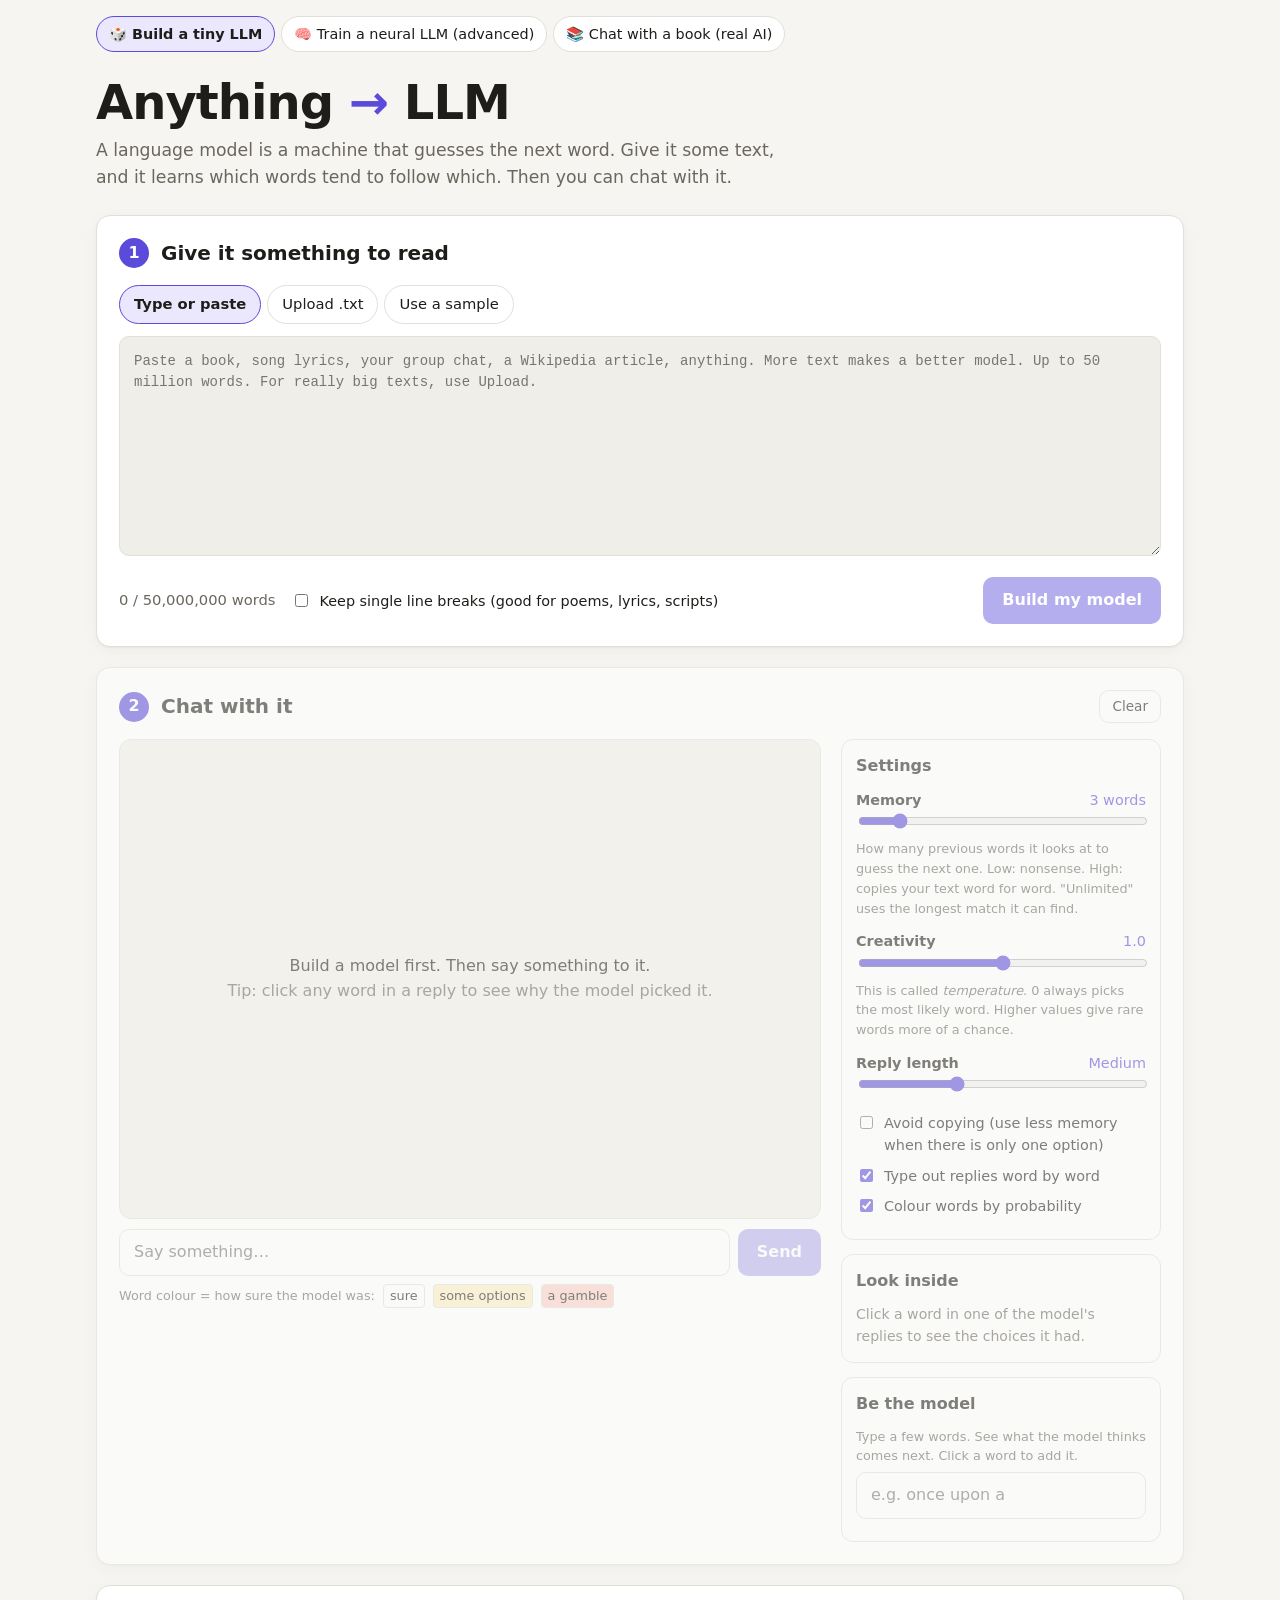
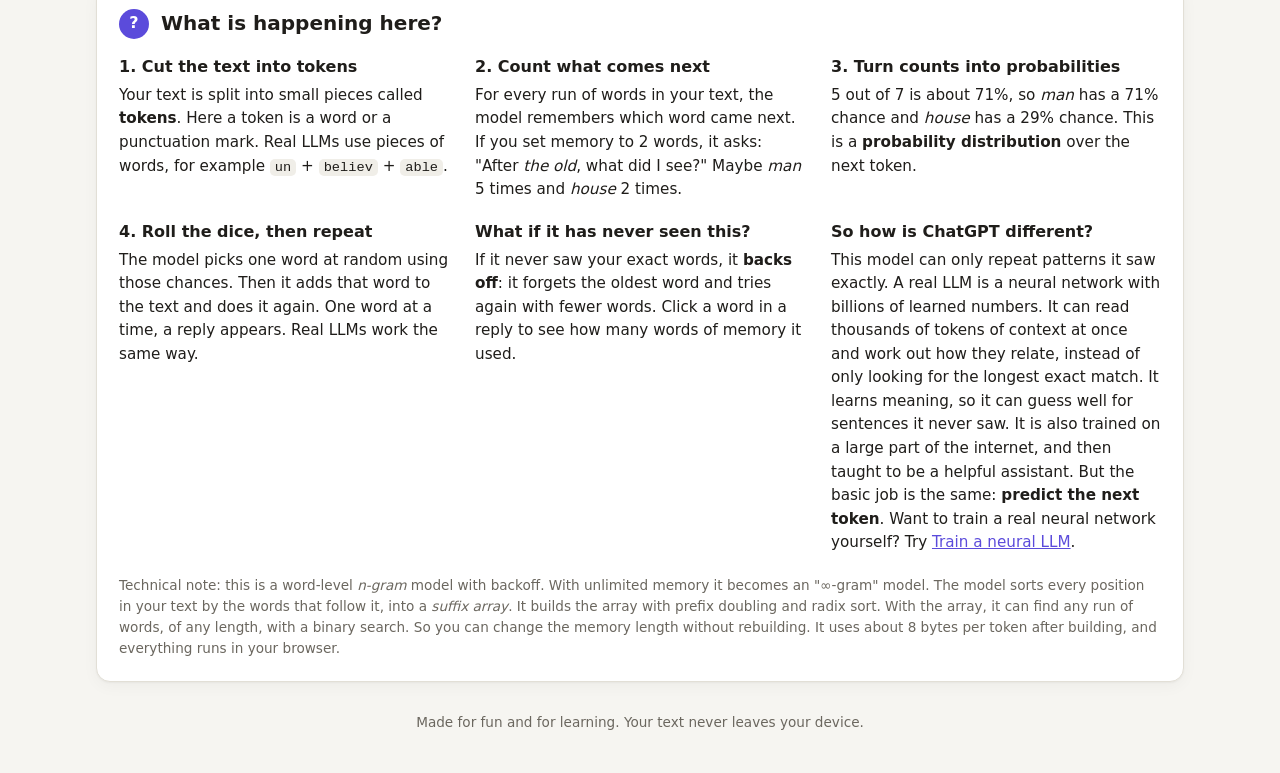
<file: index.html>
<!DOCTYPE html>
<html lang="en">
<head>
  <meta charset="utf-8">
  <meta name="viewport" content="width=device-width, initial-scale=1">
  <title>Anything to LLM</title>
  <meta name="description" content="Turn any text into a tiny language model you can chat with, and see how next-word prediction works.">
  <link rel="icon" href="data:image/svg+xml,<svg xmlns='http://www.w3.org/2000/svg' viewBox='0 0 100 100'><text y='.9em' font-size='90'>🎲</text></svg>">
  <link rel="stylesheet" href="style.css?v=3">
  <link rel="stylesheet" href="rag.css?v=3">
</head>
<body>
  <nav class="site-nav wrap">
    <a href="index.html" aria-current="page">🎲 Build a tiny LLM</a>
    <a href="train.html">🧠 Train a neural LLM (advanced)</a>
    <a href="rag.html">📚 Chat with a book (real AI)</a>
  </nav>

  <header class="site-header">
    <div class="wrap">
      <h1>Anything <span class="arrow">→</span> LLM</h1>
      <p class="tagline">A language model is a machine that guesses the next word. Give it some text, and it learns which words tend to follow which. Then you can chat with it.</p>
    </div>
  </header>

  <main class="wrap">
    <!-- STEP 1: TRAIN -->
    <section class="card" id="train-card">
      <div class="card-head">
        <span class="step">1</span>
        <h2>Give it something to read</h2>
      </div>

      <div class="tabs" role="tablist">
        <button class="tab active" role="tab" data-tab="paste" aria-selected="true">Type or paste</button>
        <button class="tab" role="tab" data-tab="upload" aria-selected="false">Upload .txt</button>
        <button class="tab" role="tab" data-tab="sample" aria-selected="false">Use a sample</button>
      </div>

      <div class="tab-panel" data-panel="paste">
        <textarea id="text-input" spellcheck="false" placeholder="Paste a book, song lyrics, your group chat, a Wikipedia article, anything. More text makes a better model. Up to 50 million words. For really big texts, use Upload."></textarea>
      </div>

      <div class="tab-panel hidden" data-panel="upload">
        <label class="dropzone" id="dropzone">
          <input type="file" id="file-input" accept=".txt,.md,.csv,.srt,text/plain" multiple>
          <span class="dz-icon">📄</span>
          <span class="dz-main">Drop .txt files here or click to choose</span>
          <span class="dz-sub">You can pick more than one file. They are joined together. Big files (hundreds of MB) are fine: they are read piece by piece. Nothing is uploaded to a server; everything stays in your browser.</span>
        </label>
        <ul id="file-list" class="file-list"></ul>
        <p class="hint">Tip: <a href="https://www.gutenberg.org/" target="_blank" rel="noopener">Project Gutenberg</a> has thousands of free books as plain text.</p>
      </div>

      <div class="tab-panel hidden" data-panel="sample">
        <div class="samples" id="samples"></div>
      </div>

      <div class="train-bar">
        <div class="counter" id="word-counter">0 / 50,000,000 words</div>
        <label class="check"><input type="checkbox" id="keep-lines"> Keep single line breaks (good for poems, lyrics, scripts)</label>
        <button class="btn primary" id="train-btn" disabled>Build my model</button>
      </div>

      <div class="progress hidden" id="progress">
        <div class="progress-track"><div class="progress-fill" id="progress-fill"></div></div>
        <div class="progress-label" id="progress-label">Starting…</div>
      </div>

      <div class="stats hidden" id="stats"></div>
    </section>

    <!-- STEP 2: CHAT -->
    <section class="card disabled" id="chat-card">
      <div class="card-head">
        <span class="step">2</span>
        <h2>Chat with it</h2>
        <button class="btn ghost small" id="clear-chat" title="Clear the conversation">Clear</button>
      </div>

      <div class="chat-layout">
        <div class="chat-col">
          <div class="chat-log" id="chat-log" aria-live="polite">
            <div class="empty-chat" id="empty-chat">
              Build a model first. Then say something to it.<br>
              <span class="muted">Tip: click any word in a reply to see why the model picked it.</span>
            </div>
          </div>
          <form class="chat-form" id="chat-form">
            <input type="text" id="chat-input" placeholder="Say something…" autocomplete="off" disabled>
            <button class="btn primary" type="submit" id="send-btn" disabled>Send</button>
          </form>
          <div class="legend" id="legend">
            <span class="legend-label">Word colour = how sure the model was:</span>
            <span class="tok-demo p-hi">sure</span>
            <span class="tok-demo p-mid">some options</span>
            <span class="tok-demo p-lo">a gamble</span>
          </div>
        </div>

        <aside class="side-col">
          <div class="panel">
            <h3>Settings</h3>
            <div class="setting">
              <label for="order">Memory <span class="val" id="order-val">3 words</span></label>
              <input type="range" id="order" min="0" max="16" value="2">
              <p class="setting-help">How many previous words it looks at to guess the next one. Low: nonsense. High: copies your text word for word. "Unlimited" uses the longest match it can find.</p>
            </div>
            <div class="setting">
              <label for="temp">Creativity <span class="val" id="temp-val">1.0</span></label>
              <input type="range" id="temp" min="0" max="20" value="10">
              <p class="setting-help">This is called <em>temperature</em>. 0 always picks the most likely word. Higher values give rare words more of a chance.</p>
            </div>
            <div class="setting">
              <label for="length">Reply length <span class="val" id="length-val">Medium</span></label>
              <input type="range" id="length" min="1" max="4" value="2">
            </div>
            <label class="check"><input type="checkbox" id="avoid-copy"> Avoid copying (use less memory when there is only one option)</label>
            <label class="check"><input type="checkbox" id="animate" checked> Type out replies word by word</label>
            <label class="check"><input type="checkbox" id="color-toks" checked> Colour words by probability</label>
          </div>

          <div class="panel" id="inspector">
            <h3>Look inside</h3>
            <div id="inspector-body" class="inspector-empty">Click a word in one of the model's replies to see the choices it had.</div>
          </div>

          <div class="panel">
            <h3>Be the model</h3>
            <p class="setting-help">Type a few words. See what the model thinks comes next. Click a word to add it.</p>
            <input type="text" id="explore-input" placeholder="e.g. once upon a" autocomplete="off" disabled>
            <div id="explore-out" class="explore-out"></div>
          </div>
        </aside>
      </div>
    </section>

    <!-- EXPLAINER -->
    <section class="card explainer">
      <div class="card-head">
        <span class="step">?</span>
        <h2>What is happening here?</h2>
      </div>
      <div class="explain-grid">
        <div>
          <h3>1. Cut the text into tokens</h3>
          <p>Your text is split into small pieces called <strong>tokens</strong>. Here a token is a word or a punctuation mark. Real LLMs use pieces of words, for example <code>un</code> + <code>believ</code> + <code>able</code>.</p>
        </div>
        <div>
          <h3>2. Count what comes next</h3>
          <p>For every run of words in your text, the model remembers which word came next. If you set memory to 2 words, it asks: "After <em>the old</em>, what did I see?" Maybe <em>man</em> 5 times and <em>house</em> 2 times.</p>
        </div>
        <div>
          <h3>3. Turn counts into probabilities</h3>
          <p>5 out of 7 is about 71%, so <em>man</em> has a 71% chance and <em>house</em> has a 29% chance. This is a <strong>probability distribution</strong> over the next token.</p>
        </div>
        <div>
          <h3>4. Roll the dice, then repeat</h3>
          <p>The model picks one word at random using those chances. Then it adds that word to the text and does it again. One word at a time, a reply appears. Real LLMs work the same way.</p>
        </div>
        <div>
          <h3>What if it has never seen this?</h3>
          <p>If it never saw your exact words, it <strong>backs off</strong>: it forgets the oldest word and tries again with fewer words. Click a word in a reply to see how many words of memory it used.</p>
        </div>
        <div>
          <h3>So how is ChatGPT different?</h3>
          <p>This model can only repeat patterns it saw exactly. A real LLM is a neural network with billions of learned numbers. It can read thousands of tokens of context at once and work out how they relate, instead of only looking for the longest exact match. It learns meaning, so it can guess well for sentences it never saw. It is also trained on a large part of the internet, and then taught to be a helpful assistant. But the basic job is the same: <strong>predict the next token</strong>. Want to train a real neural network yourself? Try <a href="train.html">Train a neural LLM</a>.</p>
        </div>
      </div>
      <p class="technical muted">Technical note: this is a word-level <em>n-gram</em> model with backoff. With unlimited memory it becomes an "∞-gram" model. The model sorts every position in your text by the words that follow it, into a <em>suffix array</em>. It builds the array with prefix doubling and radix sort. With the array, it can find any run of words, of any length, with a binary search. So you can change the memory length without rebuilding. It uses about 8 bytes per token after building, and everything runs in your browser.</p>
    </section>
  </main>

  <footer class="wrap footer muted">
    Made for fun and for learning. Your text never leaves your device.
  </footer>

  <script src="samples.js?v=3"></script>
  <script src="model.js?v=3"></script>
  <script src="app.js?v=3"></script>
</body>
</html>
</file>
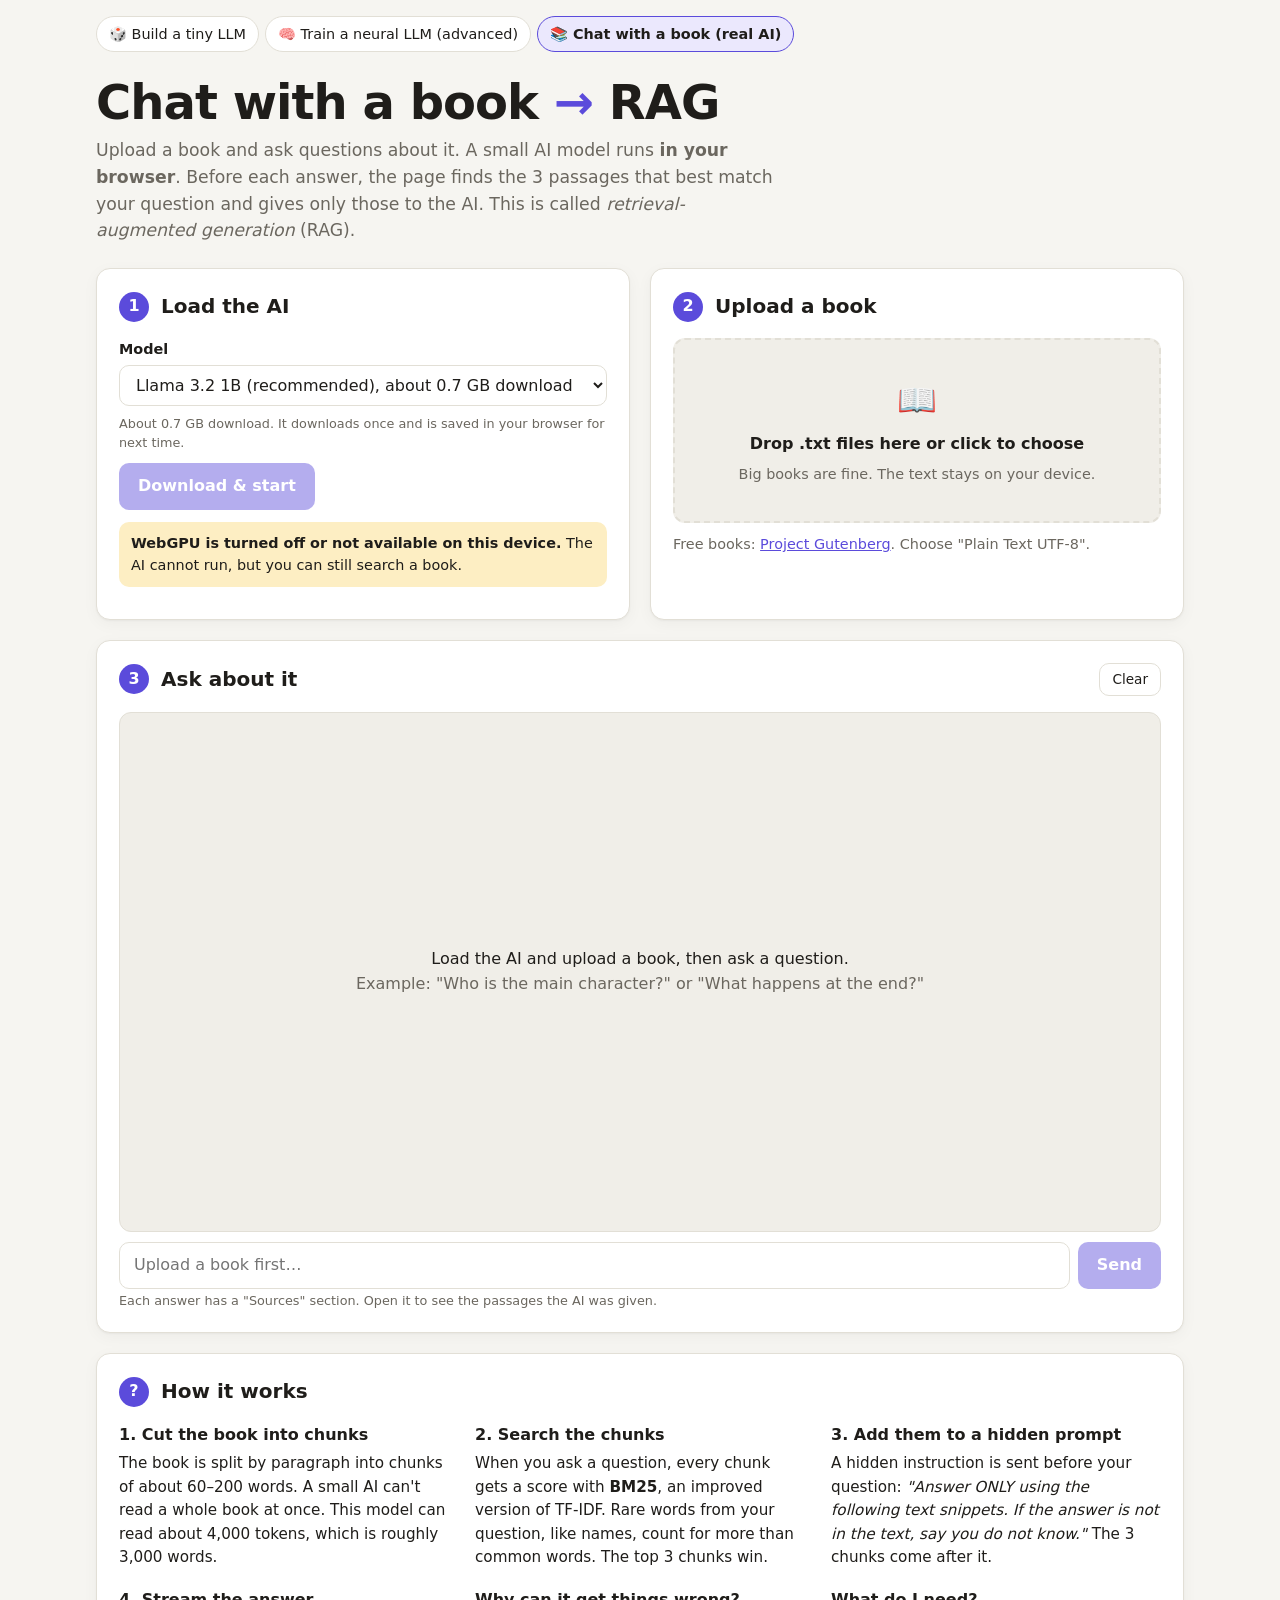
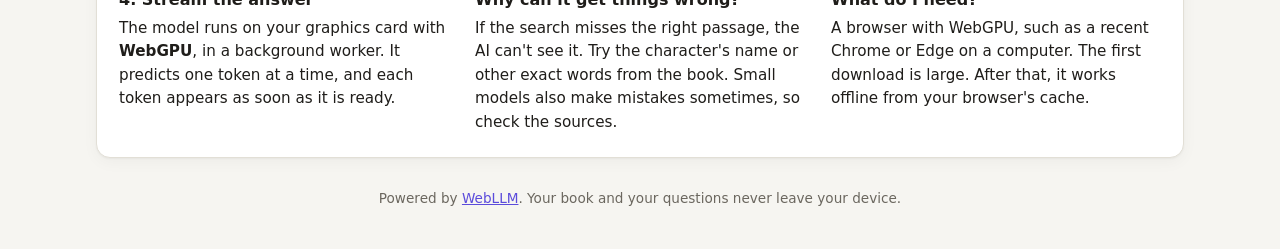
<file: rag.html>
<!DOCTYPE html>
<html lang="en">
<head>
  <meta charset="utf-8">
  <meta name="viewport" content="width=device-width, initial-scale=1">
  <title>Chat With a Book</title>
  <meta name="description" content="Upload a book and ask a local AI about it. Retrieval-augmented generation that runs entirely in your browser.">
  <link rel="icon" href="data:image/svg+xml,<svg xmlns='http://www.w3.org/2000/svg' viewBox='0 0 100 100'><text y='.9em' font-size='90'>📚</text></svg>">
  <link rel="stylesheet" href="style.css?v=3">
  <link rel="stylesheet" href="rag.css?v=3">
</head>
<body>
  <nav class="site-nav wrap">
    <a href="index.html">🎲 Build a tiny LLM</a>
    <a href="train.html">🧠 Train a neural LLM (advanced)</a>
    <a href="rag.html" aria-current="page">📚 Chat with a book (real AI)</a>
  </nav>

  <header class="site-header">
    <div class="wrap">
      <h1>Chat with a book <span class="arrow">→</span> RAG</h1>
      <p class="tagline">Upload a book and ask questions about it. A small AI model runs <strong>in your browser</strong>. Before each answer, the page finds the 3 passages that best match your question and gives only those to the AI. This is called <em>retrieval-augmented generation</em> (RAG).</p>
    </div>
  </header>

  <main class="wrap">
    <div class="rag-steps">
      <!-- STEP 1: MODEL -->
      <section class="card" id="model-card">
        <div class="card-head">
          <span class="step">1</span>
          <h2>Load the AI</h2>
        </div>
        <div class="field">
          <label for="model-select">Model</label>
          <select id="model-select"></select>
        </div>
        <p class="setting-help" id="model-help">The first time, the model downloads once (about 0.3–1.8 GB) and is saved in your browser for next time.</p>
        <button class="btn primary" id="load-btn">Download &amp; start</button>
        <div class="progress hidden" id="model-progress">
          <div class="progress-track"><div class="progress-fill" id="model-progress-fill"></div></div>
          <div class="progress-label" id="model-progress-label"></div>
        </div>
        <div class="notice hidden" id="gpu-notice"></div>
        <div class="status" id="model-status"></div>
      </section>

      <!-- STEP 2: BOOK -->
      <section class="card" id="book-card">
        <div class="card-head">
          <span class="step">2</span>
          <h2>Upload a book</h2>
        </div>
        <label class="dropzone" id="book-drop">
          <input type="file" id="book-input" accept=".txt,text/plain" multiple>
          <span class="dz-icon">📖</span>
          <span class="dz-main">Drop .txt files here or click to choose</span>
          <span class="dz-sub">Big books are fine. The text stays on your device.</span>
        </label>
        <p class="hint">Free books: <a href="https://www.gutenberg.org/" target="_blank" rel="noopener">Project Gutenberg</a>. Choose "Plain Text UTF-8".</p>
        <div class="progress hidden" id="book-progress">
          <div class="progress-track"><div class="progress-fill" id="book-progress-fill"></div></div>
          <div class="progress-label" id="book-progress-label"></div>
        </div>
        <div class="status" id="book-status"></div>
      </section>
    </div>

    <!-- STEP 3: CHAT -->
    <section class="card" id="rag-chat-card">
      <div class="card-head">
        <span class="step">3</span>
        <h2>Ask about it</h2>
        <button class="btn ghost small" id="rag-clear" title="Clear the conversation">Clear</button>
      </div>
      <div class="chat-log rag-log" id="rag-log" aria-live="polite">
        <div class="empty-chat" id="rag-empty">
          Load the AI and upload a book, then ask a question.<br>
          <span class="muted">Example: "Who is the main character?" or "What happens at the end?"</span>
        </div>
      </div>
      <form class="chat-form" id="rag-form">
        <input type="text" id="rag-input" placeholder="Ask a question about the book…" autocomplete="off" disabled>
        <button class="btn primary" type="submit" id="rag-send" disabled>Send</button>
        <button class="btn ghost hidden" type="button" id="rag-stop">Stop</button>
      </form>
      <p class="setting-help" id="rag-hint">Each answer has a "Sources" section. Open it to see the passages the AI was given.</p>
    </section>

    <section class="card explainer">
      <div class="card-head">
        <span class="step">?</span>
        <h2>How it works</h2>
      </div>
      <div class="explain-grid">
        <div>
          <h3>1. Cut the book into chunks</h3>
          <p>The book is split by paragraph into chunks of about 60–200 words. A small AI can't read a whole book at once. This model can read about 4,000 tokens, which is roughly 3,000 words.</p>
        </div>
        <div>
          <h3>2. Search the chunks</h3>
          <p>When you ask a question, every chunk gets a score with <strong>BM25</strong>, an improved version of TF-IDF. Rare words from your question, like names, count for more than common words. The top 3 chunks win.</p>
        </div>
        <div>
          <h3>3. Add them to a hidden prompt</h3>
          <p>A hidden instruction is sent before your question: <em>"Answer ONLY using the following text snippets. If the answer is not in the text, say you do not know."</em> The 3 chunks come after it.</p>
        </div>
        <div>
          <h3>4. Stream the answer</h3>
          <p>The model runs on your graphics card with <strong>WebGPU</strong>, in a background worker. It predicts one token at a time, and each token appears as soon as it is ready.</p>
        </div>
        <div>
          <h3>Why can it get things wrong?</h3>
          <p>If the search misses the right passage, the AI can't see it. Try the character's name or other exact words from the book. Small models also make mistakes sometimes, so check the sources.</p>
        </div>
        <div>
          <h3>What do I need?</h3>
          <p>A browser with WebGPU, such as a recent Chrome or Edge on a computer. The first download is large. After that, it works offline from your browser's cache.</p>
        </div>
      </div>
    </section>
  </main>

  <footer class="wrap footer muted">
    Powered by <a href="https://github.com/mlc-ai/web-llm" target="_blank" rel="noopener">WebLLM</a>. Your book and your questions never leave your device.
  </footer>

  <script type="module" src="rag.js?v=3"></script>
</body>
</html>
</file>
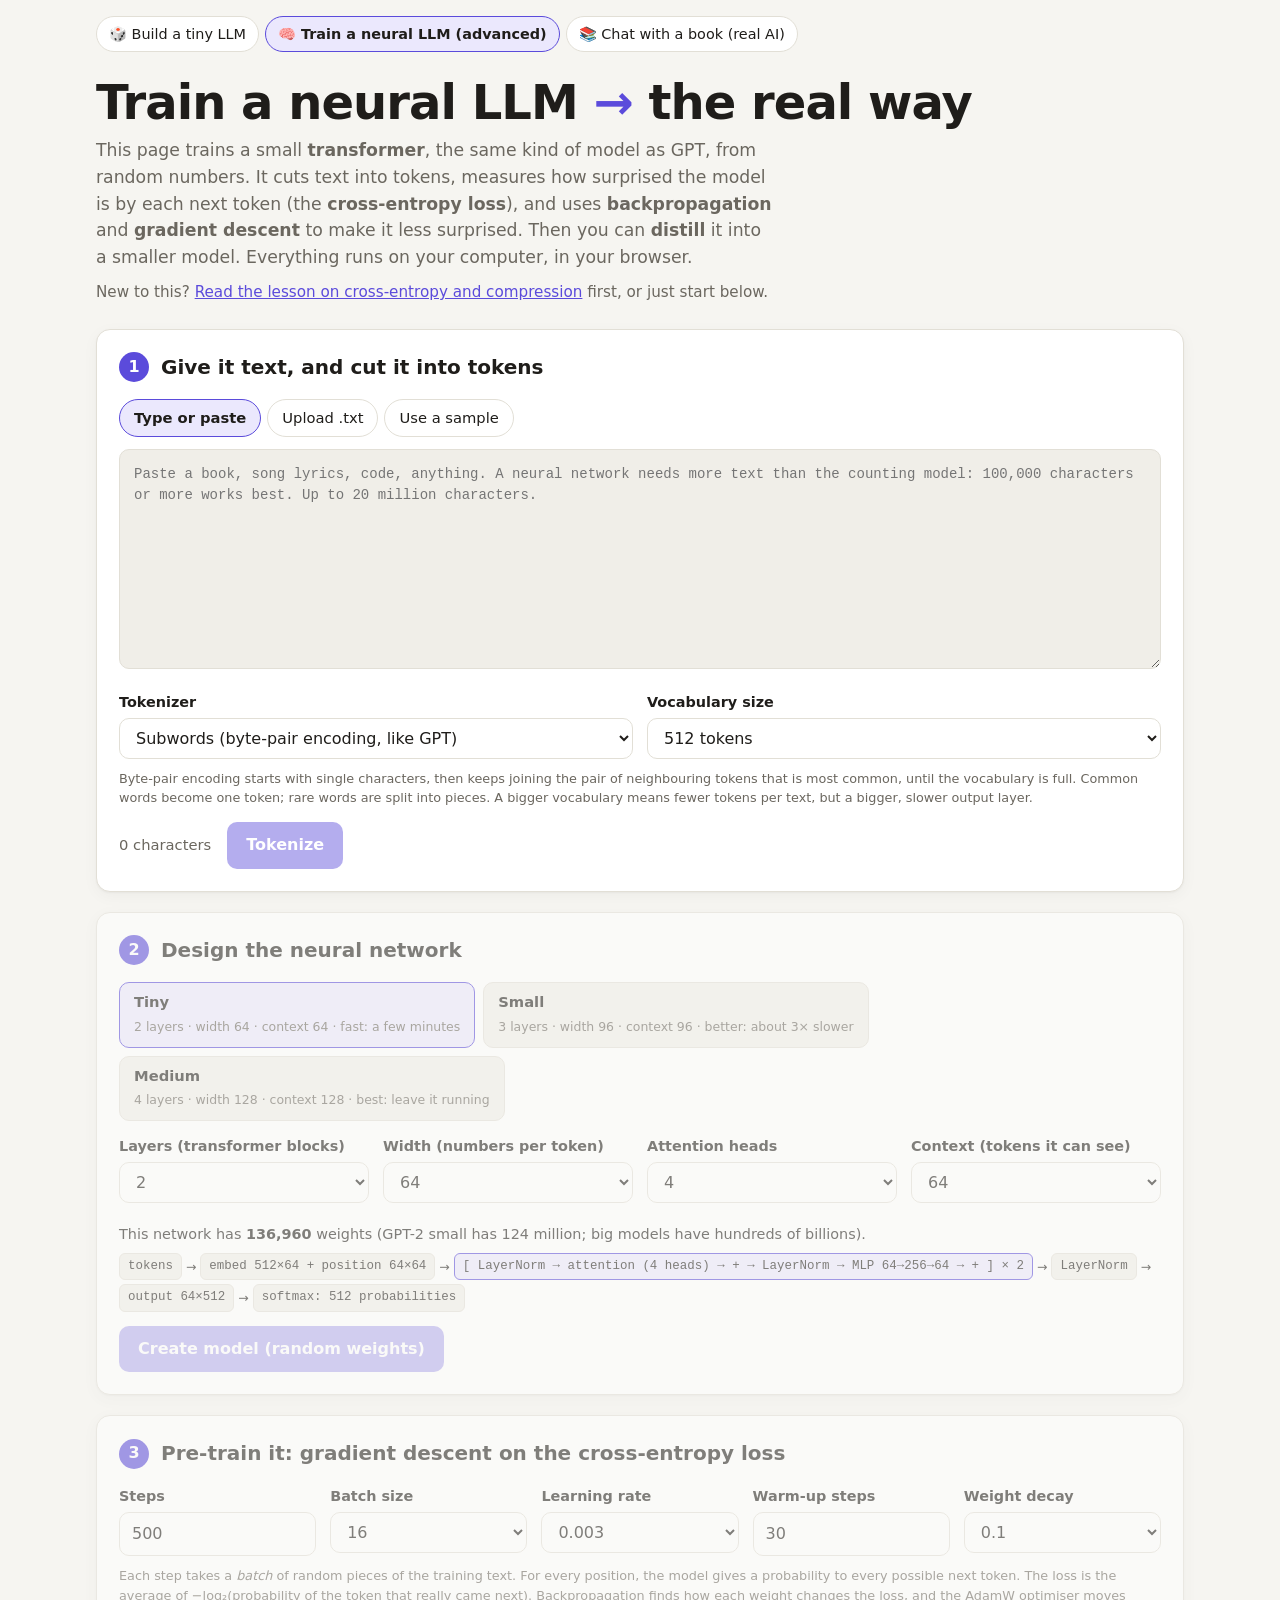
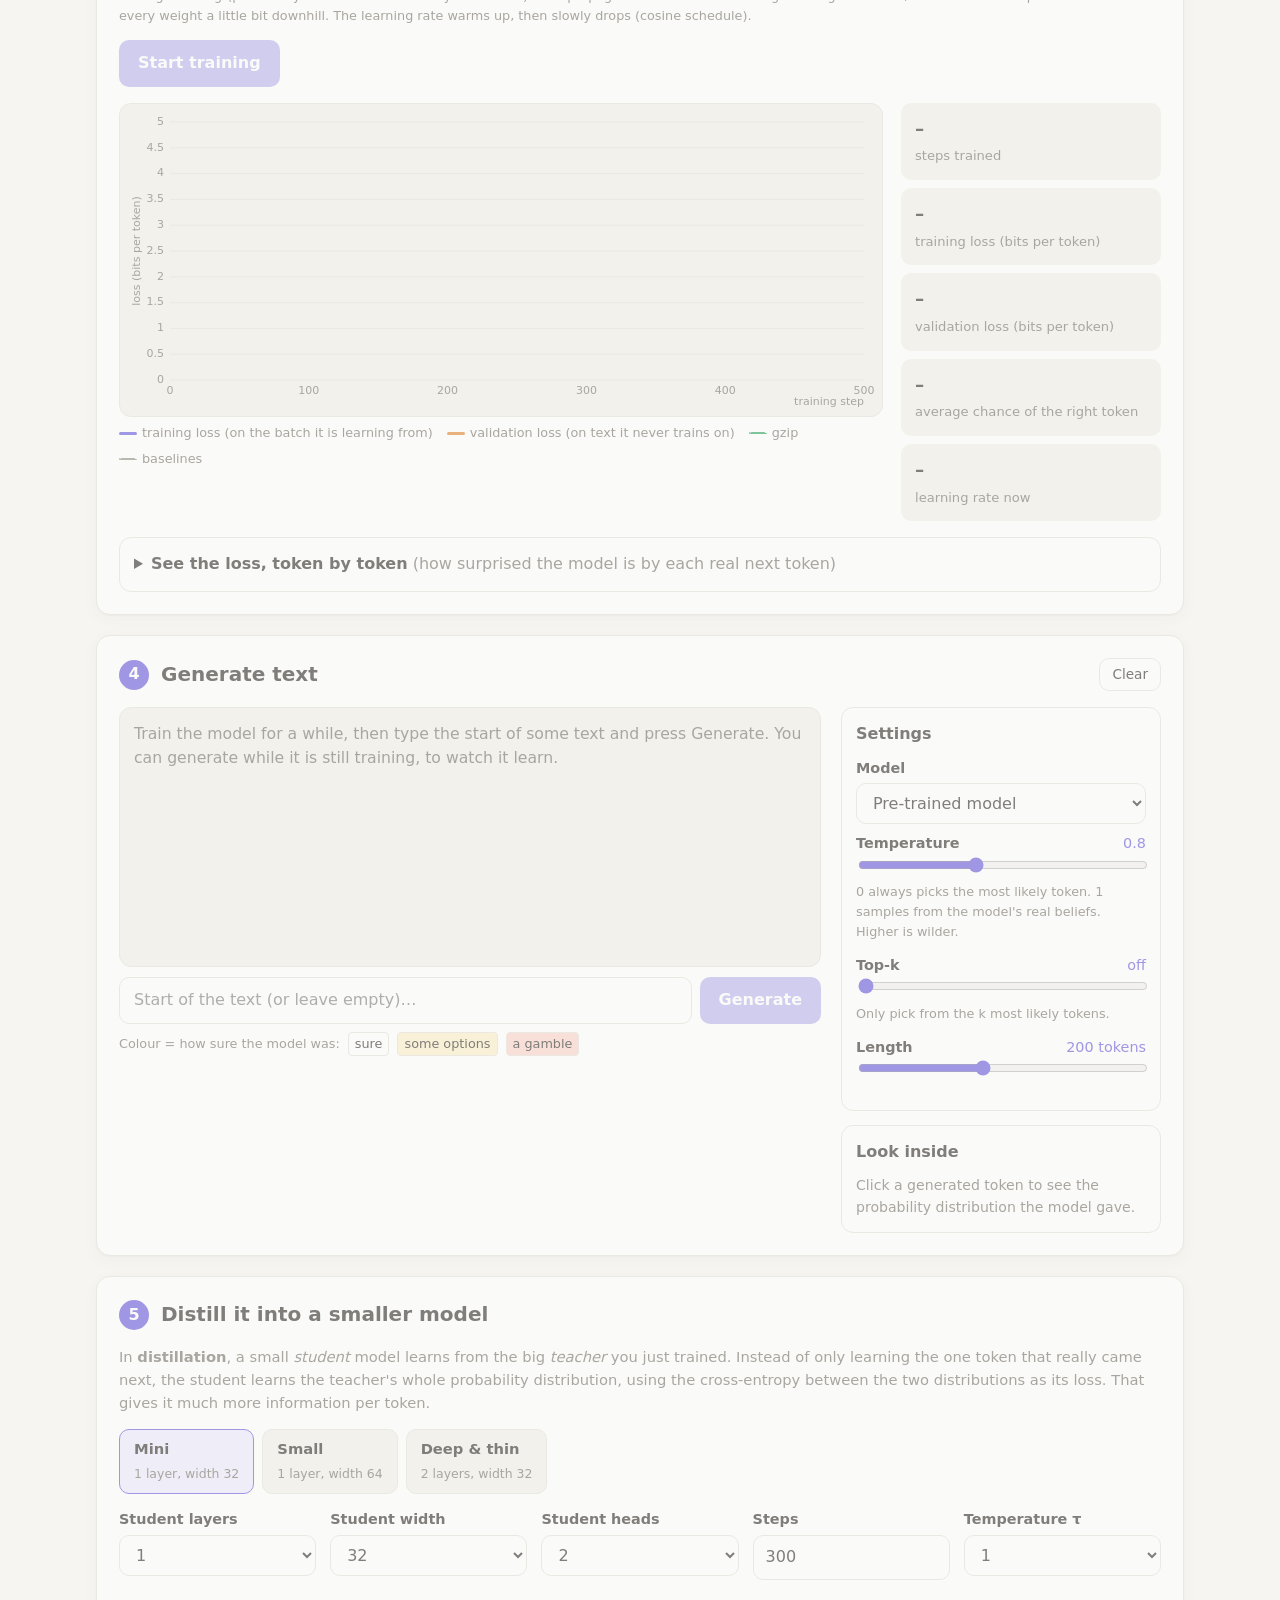
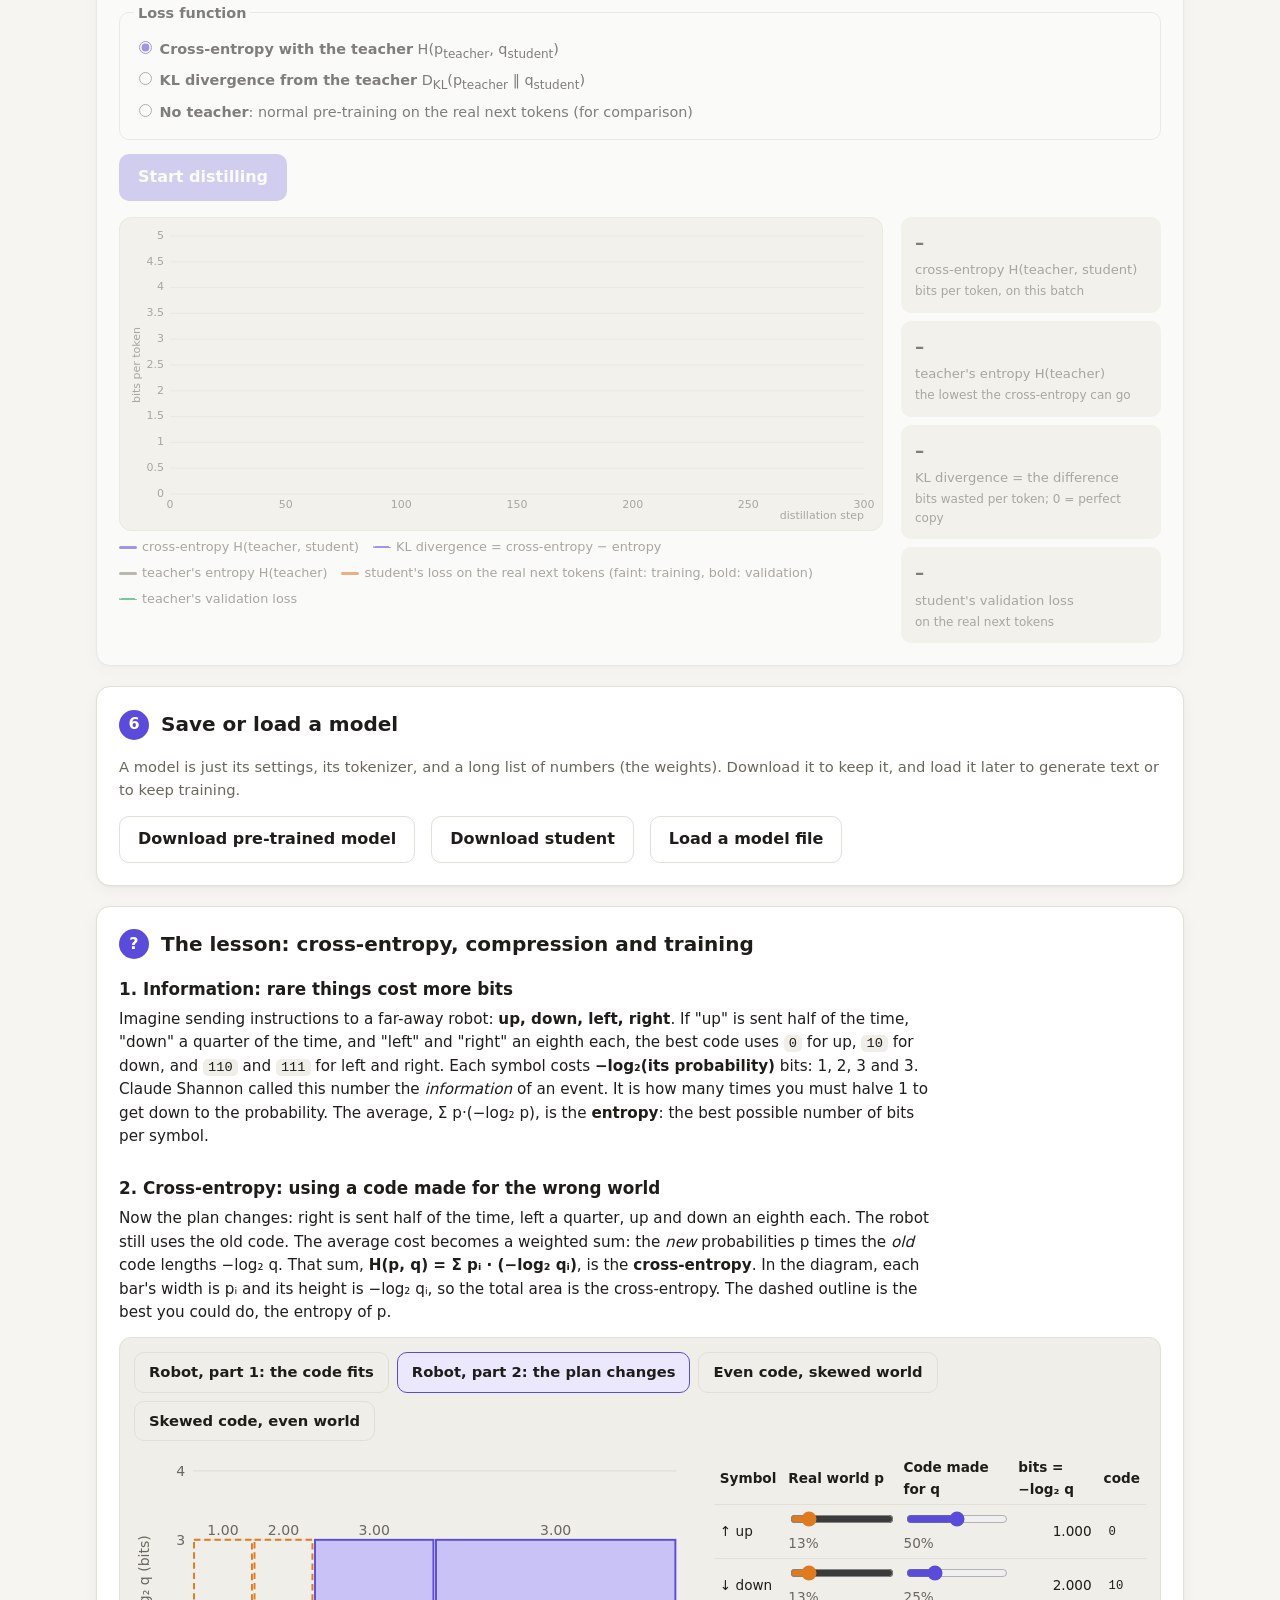
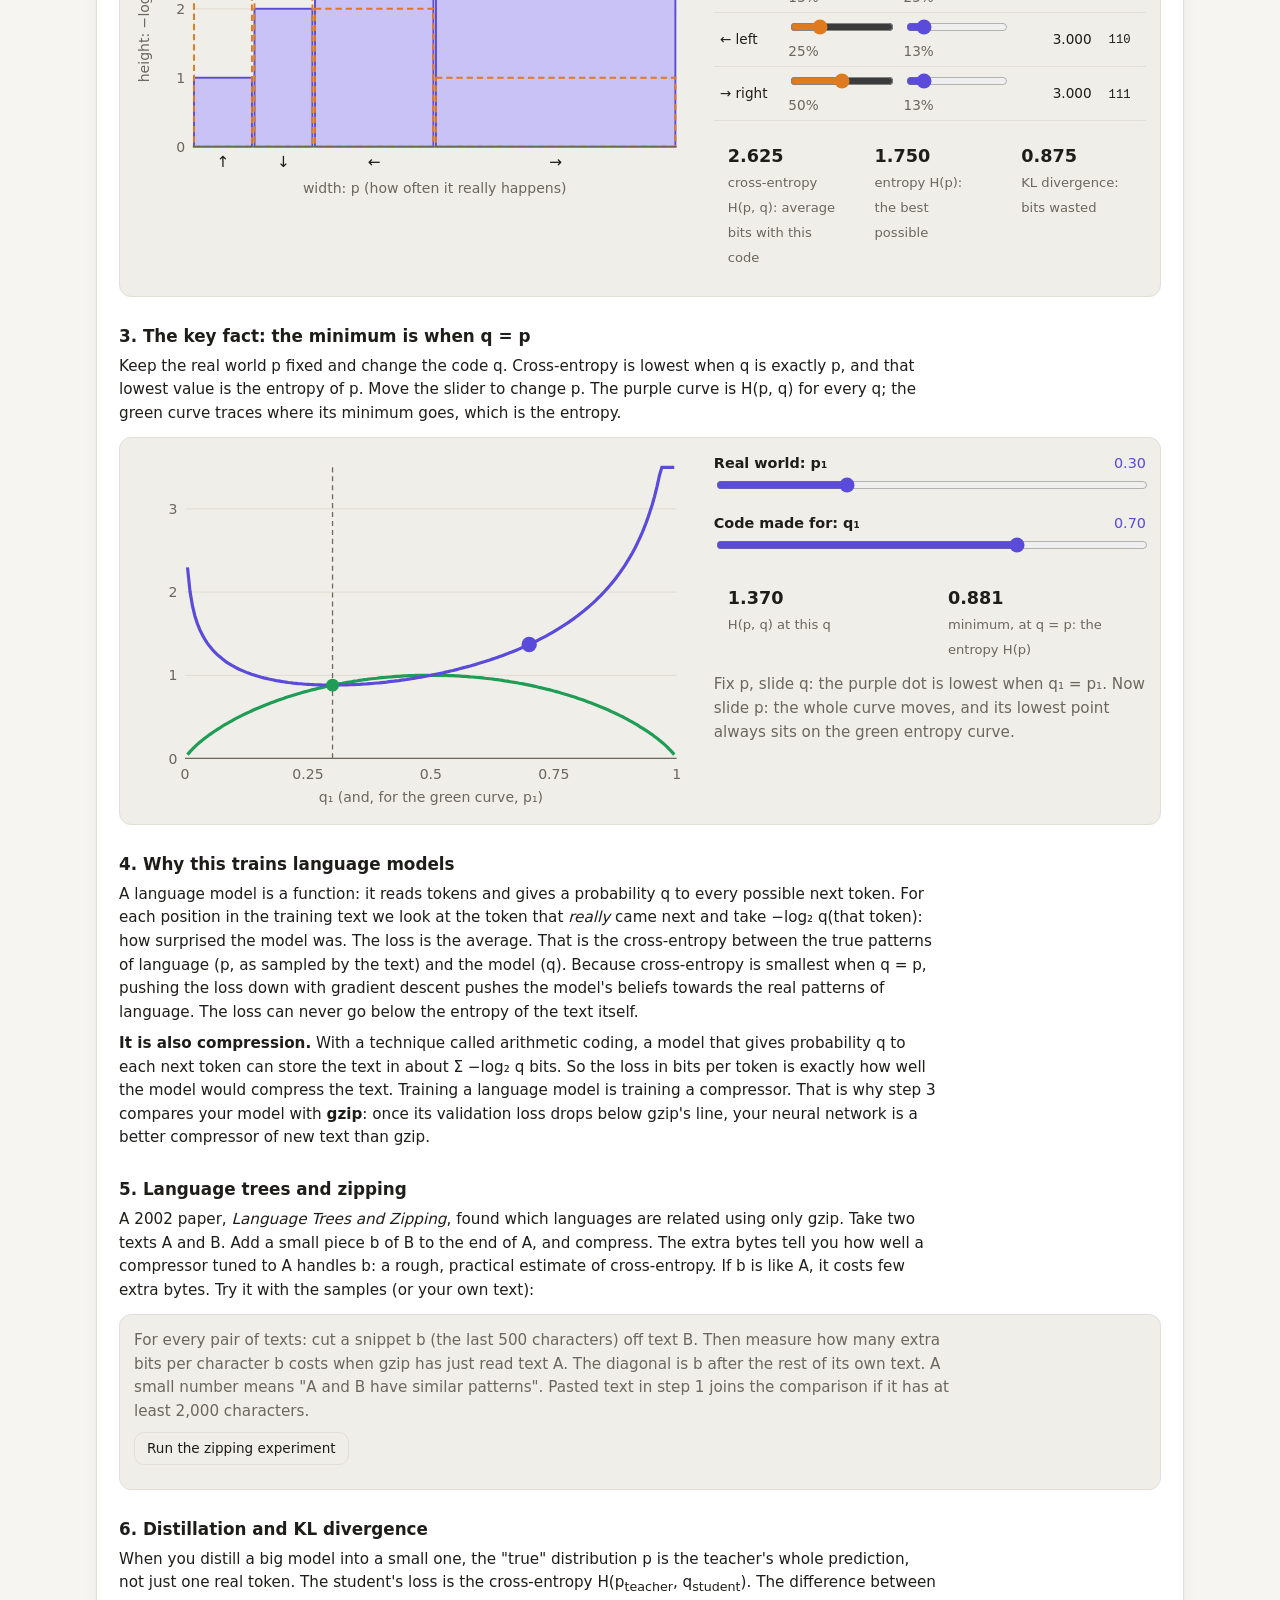
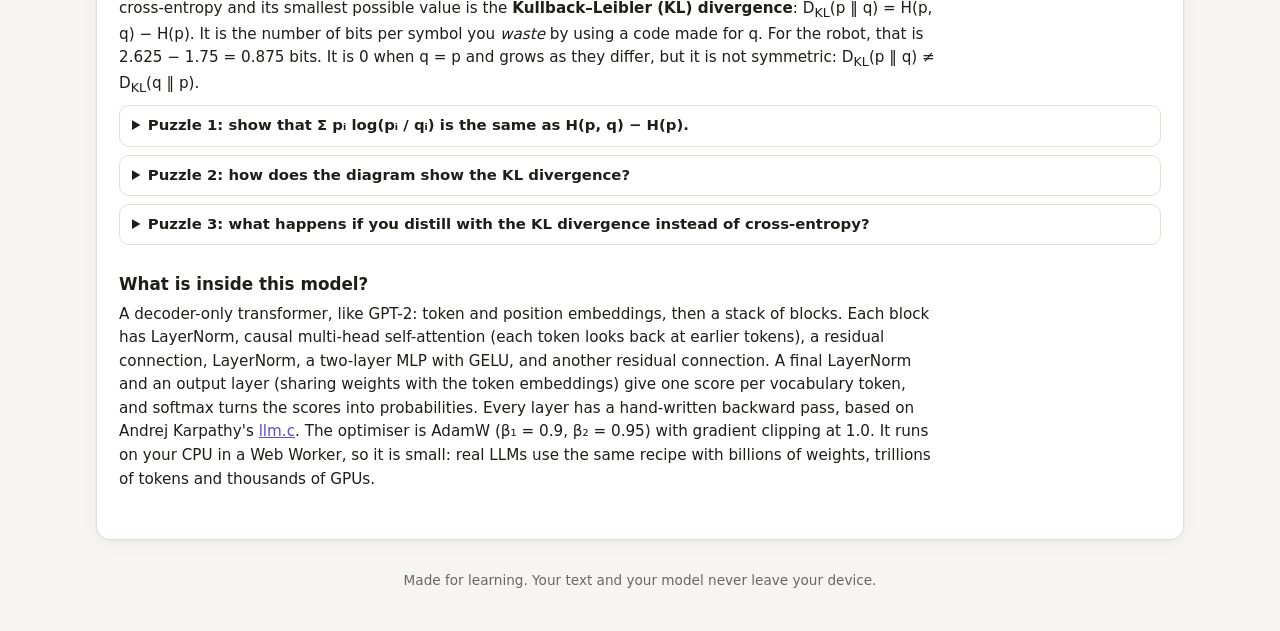
<file: train.html>
<!DOCTYPE html>
<html lang="en">
<head>
  <meta charset="utf-8">
  <meta name="viewport" content="width=device-width, initial-scale=1">
  <title>Train a Neural LLM</title>
  <meta name="description" content="Train a real transformer language model from scratch in your browser: tokens, cross-entropy loss, backpropagation, gradient descent, compression and distillation.">
  <link rel="icon" href="data:image/svg+xml,<svg xmlns='http://www.w3.org/2000/svg' viewBox='0 0 100 100'><text y='.9em' font-size='90'>🧠</text></svg>">
  <link rel="stylesheet" href="style.css?v=3">
  <link rel="stylesheet" href="rag.css?v=3">
  <link rel="stylesheet" href="train.css?v=1">
</head>
<body>
  <nav class="site-nav wrap">
    <a href="index.html">🎲 Build a tiny LLM</a>
    <a href="train.html" aria-current="page">🧠 Train a neural LLM (advanced)</a>
    <a href="rag.html">📚 Chat with a book (real AI)</a>
  </nav>

  <header class="site-header">
    <div class="wrap">
      <h1>Train a neural LLM <span class="arrow">→</span> the real way</h1>
      <p class="tagline">This page trains a small <strong>transformer</strong>, the same kind of model as GPT, from random numbers. It cuts text into tokens, measures how surprised the model is by each next token (the <strong>cross-entropy loss</strong>), and uses <strong>backpropagation</strong> and <strong>gradient descent</strong> to make it less surprised. Then you can <strong>distill</strong> it into a smaller model. Everything runs on your computer, in your browser.</p>
      <p class="tagline small-tag">New to this? <a href="#lesson">Read the lesson on cross-entropy and compression</a> first, or just start below.</p>
    </div>
  </header>

  <main class="wrap">
    <!-- STEP 1: DATA + TOKENIZER -->
    <section class="card" id="data-card">
      <div class="card-head">
        <span class="step">1</span>
        <h2>Give it text, and cut it into tokens</h2>
      </div>

      <div class="tabs" role="tablist">
        <button class="tab active" role="tab" data-tab="paste" aria-selected="true">Type or paste</button>
        <button class="tab" role="tab" data-tab="upload" aria-selected="false">Upload .txt</button>
        <button class="tab" role="tab" data-tab="sample" aria-selected="false">Use a sample</button>
      </div>

      <div class="tab-panel" data-panel="paste">
        <textarea id="text-input" spellcheck="false" placeholder="Paste a book, song lyrics, code, anything. A neural network needs more text than the counting model: 100,000 characters or more works best. Up to 20 million characters."></textarea>
      </div>
      <div class="tab-panel hidden" data-panel="upload">
        <label class="dropzone" id="dropzone">
          <input type="file" id="file-input" accept=".txt,.md,.csv,.srt,.js,.py,text/plain" multiple>
          <span class="dz-icon">📄</span>
          <span class="dz-main">Drop .txt files here or click to choose</span>
          <span class="dz-sub">Files are joined together. The first 20 million characters are used. Nothing is uploaded.</span>
        </label>
        <ul id="file-list" class="file-list"></ul>
        <p class="hint">Tip: a whole book from <a href="https://www.gutenberg.org/" target="_blank" rel="noopener">Project Gutenberg</a> ("Plain Text UTF-8") is a good size.</p>
      </div>
      <div class="tab-panel hidden" data-panel="sample">
        <div class="samples" id="samples"></div>
        <p class="hint">The samples are small, so the model will memorise them (you will see this as a gap between the training and validation loss). For real results, upload a book.</p>
      </div>

      <div class="grid-2 tok-settings">
        <div class="field">
          <label for="tok-kind">Tokenizer</label>
          <select id="tok-kind">
            <option value="bpe" selected>Subwords (byte-pair encoding, like GPT)</option>
            <option value="char">Single characters</option>
          </select>
        </div>
        <div class="field" id="vocab-field">
          <label for="vocab-size">Vocabulary size</label>
          <select id="vocab-size">
            <option value="256">256 tokens</option>
            <option value="512" selected>512 tokens</option>
            <option value="1024">1,024 tokens</option>
            <option value="2048">2,048 tokens</option>
            <option value="4096">4,096 tokens</option>
          </select>
        </div>
      </div>
      <p class="setting-help">Byte-pair encoding starts with single characters, then keeps joining the pair of neighbouring tokens that is most common, until the vocabulary is full. Common words become one token; rare words are split into pieces. A bigger vocabulary means fewer tokens per text, but a bigger, slower output layer.</p>

      <div class="train-bar">
        <div class="counter" id="char-counter">0 characters</div>
        <label class="check hidden" id="reuse-wrap"><input type="checkbox" id="reuse-tok"> Keep the current model and its tokenizer (train it on this new text)</label>
        <button class="btn primary" id="tokenize-btn" disabled>Tokenize</button>
      </div>
      <div class="progress hidden" id="tok-progress">
        <div class="progress-track"><div class="progress-fill" id="tok-progress-fill"></div></div>
        <div class="progress-label" id="tok-progress-label"></div>
      </div>
      <div class="stats hidden" id="tok-stats"></div>
    </section>

    <!-- STEP 2: ARCHITECTURE -->
    <section class="card disabled" id="arch-card">
      <div class="card-head">
        <span class="step">2</span>
        <h2>Design the neural network</h2>
      </div>
      <div class="presets" id="arch-presets"></div>
      <div class="grid-4">
        <div class="field"><label for="a-layers">Layers (transformer blocks)</label><select id="a-layers"></select></div>
        <div class="field"><label for="a-width">Width (numbers per token)</label><select id="a-width"></select></div>
        <div class="field"><label for="a-heads">Attention heads</label><select id="a-heads"></select></div>
        <div class="field"><label for="a-ctx">Context (tokens it can see)</label><select id="a-ctx"></select></div>
      </div>
      <div class="arch-summary" id="arch-summary"></div>
      <div class="train-bar">
        <button class="btn primary" id="create-btn" disabled>Create model (random weights)</button>
      </div>
      <div class="stats hidden" id="create-stats"></div>
    </section>

    <!-- STEP 3: PRE-TRAIN -->
    <section class="card disabled" id="train-card">
      <div class="card-head">
        <span class="step">3</span>
        <h2>Pre-train it: gradient descent on the cross-entropy loss</h2>
      </div>
      <div class="grid-5">
        <div class="field"><label for="t-steps">Steps</label><input type="number" id="t-steps" min="1" max="100000" value="500"></div>
        <div class="field"><label for="t-batch">Batch size</label><select id="t-batch"><option>4</option><option>8</option><option selected>16</option><option>32</option></select></div>
        <div class="field"><label for="t-lr">Learning rate</label><select id="t-lr"><option value="0.0003">0.0003</option><option value="0.001">0.001</option><option value="0.002">0.002</option><option value="0.003" selected>0.003</option><option value="0.006">0.006</option></select></div>
        <div class="field"><label for="t-warmup">Warm-up steps</label><input type="number" id="t-warmup" min="0" max="10000" value="30"></div>
        <div class="field"><label for="t-wd">Weight decay</label><select id="t-wd"><option value="0">0</option><option value="0.01">0.01</option><option value="0.1" selected>0.1</option></select></div>
      </div>
      <p class="setting-help">Each step takes a <em>batch</em> of random pieces of the training text. For every position, the model gives a probability to every possible next token. The loss is the average of −log₂(probability of the token that really came next). Backpropagation finds how each weight changes the loss, and the AdamW optimiser moves every weight a little bit downhill. The learning rate warms up, then slowly drops (cosine schedule).</p>
      <div class="train-bar">
        <button class="btn primary" id="train-btn" disabled>Start training</button>
        <button class="btn ghost hidden" id="pause-btn">Pause</button>
        <span class="muted small" id="train-eta"></span>
      </div>
      <div class="progress hidden" id="train-progress">
        <div class="progress-track"><div class="progress-fill" id="train-progress-fill"></div></div>
        <div class="progress-label" id="train-progress-label"></div>
      </div>

      <div class="train-grid">
        <div>
          <div class="chart-wrap">
            <canvas id="loss-chart" height="300" aria-label="Loss curve"></canvas>
          </div>
          <div class="chart-legend" id="loss-legend"></div>
        </div>
        <div class="stat-col" id="train-tiles"></div>
      </div>

      <div class="compress hidden" id="compress-box"></div>

      <details class="panel analysis-panel" id="analysis-panel">
        <summary><strong>See the loss, token by token</strong> <span class="muted">(how surprised the model is by each real next token)</span></summary>
        <p class="setting-help">Each token is coloured by its <em>information</em> from the model's point of view: −log₂ p, where p is the chance the model gave it before seeing it. Blue tokens were expected (few bits); red tokens were a surprise (many bits). The loss is the average over all tokens. Leave the box empty to use the start of the validation text, which the model never trained on.</p>
        <textarea id="analysis-input" class="short" spellcheck="false" placeholder="(optional) type your own text to score"></textarea>
        <div class="train-bar">
          <select id="analysis-which" class="inline-select"><option value="teacher">Pre-trained model</option><option value="student" disabled>Distilled student</option></select>
          <button class="btn ghost small" id="analysis-btn" disabled>Score this text</button>
          <span class="muted small" id="analysis-summary"></span>
        </div>
        <div class="surprise" id="analysis-out"></div>
        <div class="inspector-empty" id="analysis-detail">Click a token to see what the model expected instead.</div>
      </details>
    </section>

    <!-- STEP 4: GENERATE -->
    <section class="card disabled" id="gen-card">
      <div class="card-head">
        <span class="step">4</span>
        <h2>Generate text</h2>
        <button class="btn ghost small" id="gen-clear" title="Clear the output">Clear</button>
      </div>
      <div class="chat-layout">
        <div class="chat-col">
          <div class="gen-out" id="gen-out"><span class="muted">Train the model for a while, then type the start of some text and press Generate. You can generate while it is still training, to watch it learn.</span></div>
          <form class="chat-form" id="gen-form">
            <input type="text" id="gen-input" placeholder="Start of the text (or leave empty)…" autocomplete="off" disabled>
            <button class="btn primary" type="submit" id="gen-btn" disabled>Generate</button>
            <button class="btn ghost hidden" type="button" id="gen-stop">Stop</button>
          </form>
          <div class="legend">
            <span class="legend-label">Colour = how sure the model was:</span>
            <span class="tok-demo p-hi">sure</span>
            <span class="tok-demo p-mid">some options</span>
            <span class="tok-demo p-lo">a gamble</span>
          </div>
        </div>
        <aside class="side-col">
          <div class="panel">
            <h3>Settings</h3>
            <div class="field">
              <label for="gen-which">Model</label>
              <select id="gen-which"><option value="teacher">Pre-trained model</option><option value="student" disabled>Distilled student</option></select>
            </div>
            <div class="setting">
              <label for="gen-temp">Temperature <span class="val" id="gen-temp-val">0.8</span></label>
              <input type="range" id="gen-temp" min="0" max="20" value="8">
              <p class="setting-help">0 always picks the most likely token. 1 samples from the model's real beliefs. Higher is wilder.</p>
            </div>
            <div class="setting">
              <label for="gen-topk">Top-k <span class="val" id="gen-topk-val">off</span></label>
              <input type="range" id="gen-topk" min="0" max="6" value="0">
              <p class="setting-help">Only pick from the k most likely tokens.</p>
            </div>
            <div class="setting">
              <label for="gen-len">Length <span class="val" id="gen-len-val">200 tokens</span></label>
              <input type="range" id="gen-len" min="1" max="8" value="4">
            </div>
          </div>
          <div class="panel">
            <h3>Look inside</h3>
            <div id="gen-inspector" class="inspector-empty">Click a generated token to see the probability distribution the model gave.</div>
          </div>
        </aside>
      </div>
    </section>

    <!-- STEP 5: DISTILL -->
    <section class="card disabled" id="distill-card">
      <div class="card-head">
        <span class="step">5</span>
        <h2>Distill it into a smaller model</h2>
      </div>
      <p class="setting-help card-intro">In <strong>distillation</strong>, a small <em>student</em> model learns from the big <em>teacher</em> you just trained. Instead of only learning the one token that really came next, the student learns the teacher's whole probability distribution, using the cross-entropy between the two distributions as its loss. That gives it much more information per token.</p>
      <div class="presets" id="student-presets"></div>
      <div class="grid-5">
        <div class="field"><label for="s-layers">Student layers</label><select id="s-layers"></select></div>
        <div class="field"><label for="s-width">Student width</label><select id="s-width"></select></div>
        <div class="field"><label for="s-heads">Student heads</label><select id="s-heads"></select></div>
        <div class="field"><label for="d-steps">Steps</label><input type="number" id="d-steps" min="1" max="100000" value="300"></div>
        <div class="field"><label for="d-tau">Temperature τ</label><select id="d-tau"><option value="1" selected>1</option><option value="2">2</option><option value="4">4</option></select></div>
      </div>
      <fieldset class="radio-group">
        <legend>Loss function</legend>
        <label><input type="radio" name="d-mode" value="ce" checked> <strong>Cross-entropy with the teacher</strong> H(p<sub>teacher</sub>, q<sub>student</sub>)</label>
        <label><input type="radio" name="d-mode" value="kl"> <strong>KL divergence from the teacher</strong> D<sub>KL</sub>(p<sub>teacher</sub> ‖ q<sub>student</sub>)</label>
        <label><input type="radio" name="d-mode" value="hard"> <strong>No teacher</strong>: normal pre-training on the real next tokens (for comparison)</label>
      </fieldset>
      <p class="setting-help" id="d-arch-summary"></p>
      <div class="train-bar">
        <button class="btn primary" id="distill-btn" disabled>Start distilling</button>
        <button class="btn ghost hidden" id="dpause-btn">Pause</button>
        <span class="muted small" id="distill-eta"></span>
      </div>
      <div class="progress hidden" id="distill-progress">
        <div class="progress-track"><div class="progress-fill" id="distill-progress-fill"></div></div>
        <div class="progress-label" id="distill-progress-label"></div>
      </div>
      <div class="train-grid">
        <div>
          <div class="chart-wrap"><canvas id="distill-chart" height="300" aria-label="Distillation loss curve"></canvas></div>
          <div class="chart-legend" id="distill-legend"></div>
        </div>
        <div class="stat-col" id="distill-tiles"></div>
      </div>
      <div class="runs hidden" id="distill-runs"></div>
    </section>

    <!-- STEP 6: SAVE -->
    <section class="card disabled" id="save-card">
      <div class="card-head">
        <span class="step">6</span>
        <h2>Save or load a model</h2>
      </div>
      <p class="setting-help card-intro">A model is just its settings, its tokenizer, and a long list of numbers (the weights). Download it to keep it, and load it later to generate text or to keep training.</p>
      <div class="train-bar">
        <button class="btn ghost" id="save-teacher" disabled>Download pre-trained model</button>
        <button class="btn ghost" id="save-student" disabled>Download student</button>
        <label class="btn ghost file-btn">Load a model file<input type="file" id="load-model" accept=".json,application/json"></label>
        <span class="muted small" id="save-status"></span>
      </div>
    </section>

    <!-- LESSON -->
    <section class="card explainer" id="lesson">
      <div class="card-head">
        <span class="step">?</span>
        <h2>The lesson: cross-entropy, compression and training</h2>
      </div>

      <div class="lesson-part">
        <h3>1. Information: rare things cost more bits</h3>
        <p>Imagine sending instructions to a far-away robot: <strong>up, down, left, right</strong>. If "up" is sent half of the time, "down" a quarter of the time, and "left" and "right" an eighth each, the best code uses <code>0</code> for up, <code>10</code> for down, and <code>110</code> and <code>111</code> for left and right. Each symbol costs <strong>−log₂(its probability)</strong> bits: 1, 2, 3 and 3. Claude Shannon called this number the <em>information</em> of an event. It is how many times you must halve 1 to get down to the probability. The average, Σ p·(−log₂ p), is the <strong>entropy</strong>: the best possible number of bits per symbol.</p>
      </div>

      <div class="lesson-part">
        <h3>2. Cross-entropy: using a code made for the wrong world</h3>
        <p>Now the plan changes: right is sent half of the time, left a quarter, up and down an eighth each. The robot still uses the old code. The average cost becomes a weighted sum: the <em>new</em> probabilities p times the <em>old</em> code lengths −log₂ q. That sum, <strong>H(p, q) = Σ pᵢ · (−log₂ qᵢ)</strong>, is the <strong>cross-entropy</strong>. In the diagram, each bar's width is pᵢ and its height is −log₂ qᵢ, so the total area is the cross-entropy. The dashed outline is the best you could do, the entropy of p.</p>
        <div class="ce-widget" id="ce-widget"></div>
      </div>

      <div class="lesson-part">
        <h3>3. The key fact: the minimum is when q = p</h3>
        <p>Keep the real world p fixed and change the code q. Cross-entropy is lowest when q is exactly p, and that lowest value is the entropy of p. Move the slider to change p. The purple curve is H(p, q) for every q; the green curve traces where its minimum goes, which is the entropy.</p>
        <div class="two-widget" id="two-widget"></div>
      </div>

      <div class="lesson-part">
        <h3>4. Why this trains language models</h3>
        <p>A language model is a function: it reads tokens and gives a probability q to every possible next token. For each position in the training text we look at the token that <em>really</em> came next and take −log₂ q(that token): how surprised the model was. The loss is the average. That is the cross-entropy between the true patterns of language (p, as sampled by the text) and the model (q). Because cross-entropy is smallest when q = p, pushing the loss down with gradient descent pushes the model's beliefs towards the real patterns of language. The loss can never go below the entropy of the text itself.</p>
        <p><strong>It is also compression.</strong> With a technique called arithmetic coding, a model that gives probability q to each next token can store the text in about Σ −log₂ q bits. So the loss in bits per token is exactly how well the model would compress the text. Training a language model is training a compressor. That is why step 3 compares your model with <strong>gzip</strong>: once its validation loss drops below gzip's line, your neural network is a better compressor of new text than gzip.</p>
      </div>

      <div class="lesson-part">
        <h3>5. Language trees and zipping</h3>
        <p>A 2002 paper, <em>Language Trees and Zipping</em>, found which languages are related using only gzip. Take two texts A and B. Add a small piece b of B to the end of A, and compress. The extra bytes tell you how well a compressor tuned to A handles b: a rough, practical estimate of cross-entropy. If b is like A, it costs few extra bytes. Try it with the samples (or your own text):</p>
        <div class="zip-widget" id="zip-widget"></div>
      </div>

      <div class="lesson-part">
        <h3>6. Distillation and KL divergence</h3>
        <p>When you distill a big model into a small one, the "true" distribution p is the teacher's whole prediction, not just one real token. The student's loss is the cross-entropy H(p<sub>teacher</sub>, q<sub>student</sub>). The difference between cross-entropy and its smallest possible value is the <strong>Kullback–Leibler (KL) divergence</strong>: D<sub>KL</sub>(p ‖ q) = H(p, q) − H(p). It is the number of bits per symbol you <em>waste</em> by using a code made for q. For the robot, that is 2.625 − 1.75 = 0.875 bits. It is 0 when q = p and grows as they differ, but it is not symmetric: D<sub>KL</sub>(p ‖ q) ≠ D<sub>KL</sub>(q ‖ p).</p>
        <details class="puzzle">
          <summary>Puzzle 1: show that Σ pᵢ log(pᵢ / qᵢ) is the same as H(p, q) − H(p).</summary>
          <p>log(pᵢ / qᵢ) = −log qᵢ − (−log pᵢ). Multiply by pᵢ and add up: Σ pᵢ(−log qᵢ) − Σ pᵢ(−log pᵢ) = H(p, q) − H(p). The short form hides that it is a difference of two averages.</p>
        </details>
        <details class="puzzle">
          <summary>Puzzle 2: how does the diagram show the KL divergence?</summary>
          <p>In the cross-entropy diagram, each bar has width pᵢ. Its height is −log₂ qᵢ, and the dashed outline is at −log₂ pᵢ. The gap between them is log₂(pᵢ / qᵢ), so the total area of the gaps (counting gaps below the outline as negative) is Σ pᵢ log₂(pᵢ / qᵢ), the KL divergence. It is never negative in total, even though single bars can be.</p>
        </details>
        <details class="puzzle">
          <summary>Puzzle 3: what happens if you distill with the KL divergence instead of cross-entropy?</summary>
          <p>Nothing changes in the training. KL = cross-entropy − H(p<sub>teacher</sub>), and the teacher's entropy does not depend on the student's weights. So both losses have exactly the same gradient, and gradient descent makes exactly the same steps. Only the number you see is different: KL reaches 0 when the student matches the teacher perfectly, while cross-entropy bottoms out at the teacher's entropy. Try it in step 5: run once with each loss, and compare the student's curves.</p>
        </details>
      </div>

      <div class="lesson-part">
        <h3>What is inside this model?</h3>
        <p>A decoder-only transformer, like GPT-2: token and position embeddings, then a stack of blocks. Each block has LayerNorm, causal multi-head self-attention (each token looks back at earlier tokens), a residual connection, LayerNorm, a two-layer MLP with GELU, and another residual connection. A final LayerNorm and an output layer (sharing weights with the token embeddings) give one score per vocabulary token, and softmax turns the scores into probabilities. Every layer has a hand-written backward pass, based on Andrej Karpathy's <a href="https://github.com/karpathy/llm.c" target="_blank" rel="noopener">llm.c</a>. The optimiser is AdamW (β₁ = 0.9, β₂ = 0.95) with gradient clipping at 1.0. It runs on your CPU in a Web Worker, so it is small: real LLMs use the same recipe with billions of weights, trillions of tokens and thousands of GPUs.</p>
      </div>
    </section>
  </main>

  <footer class="wrap footer muted">
    Made for learning. Your text and your model never leave your device.
  </footer>

  <script src="samples.js?v=3"></script>
  <script src="nn-model.js?v=1"></script>
  <script src="train.js?v=1"></script>
</body>
</html>
</file>
<file: style.css>
:root {
  --bg: #f6f5f1;
  --surface: #ffffff;
  --surface-2: #f0eee8;
  --border: #e2dfd6;
  --text: #1f1d1a;
  --muted: #6b675f;
  --accent: #5b4bdb;
  --accent-ink: #ffffff;
  --accent-soft: #ebe8fd;
  --user-bubble: #5b4bdb;
  --user-ink: #ffffff;
  --bot-bubble: #f0eee8;
  --p-hi: transparent;
  --p-mid: #fdeec3;
  --p-lo: #fbd0c6;
  --bar: #c9c2f7;
  --bar-chosen: #5b4bdb;
  --shadow: 0 1px 2px rgba(0,0,0,.04), 0 4px 16px rgba(0,0,0,.04);
  --radius: 14px;
  --mono: ui-monospace, SFMono-Regular, Menlo, Consolas, monospace;
}

@media (prefers-color-scheme: dark) {
  :root {
    --bg: #15141a;
    --surface: #1e1d25;
    --surface-2: #28262f;
    --border: #34323d;
    --text: #ecebf2;
    --muted: #9c99a8;
    --accent: #8f82ff;
    --accent-ink: #121118;
    --accent-soft: #2c2850;
    --user-bubble: #6f60f0;
    --user-ink: #ffffff;
    --bot-bubble: #28262f;
    --p-mid: #5a4a1c;
    --p-lo: #6a2d24;
    --bar: #433c7a;
    --bar-chosen: #8f82ff;
    --shadow: none;
  }
}

* { box-sizing: border-box; }

html { -webkit-text-size-adjust: 100%; }

body {
  margin: 0;
  background: var(--bg);
  color: var(--text);
  font: 16px/1.55 system-ui, -apple-system, "Segoe UI", Roboto, sans-serif;
}

a { color: var(--accent); }
code { font-family: var(--mono); font-size: .9em; background: var(--surface-2); padding: 1px 5px; border-radius: 5px; }
.hidden { display: none !important; }
.muted { color: var(--muted); }

.wrap { max-width: 1120px; margin: 0 auto; padding: 0 16px; }

/* Header */
.site-header { padding: 48px 0 24px; }
.site-header h1 { margin: 0 0 8px; font-size: clamp(2rem, 5vw, 3rem); letter-spacing: -0.02em; line-height: 1.1; }
.site-header .arrow { color: var(--accent); }
.tagline { margin: 0; max-width: 680px; color: var(--muted); font-size: 1.08rem; }

/* Cards */
.card {
  background: var(--surface);
  border: 1px solid var(--border);
  border-radius: var(--radius);
  box-shadow: var(--shadow);
  padding: 22px;
  margin-bottom: 20px;
  transition: opacity .2s;
}
.card.disabled { opacity: .55; }
.card-head { display: flex; align-items: center; gap: 12px; margin-bottom: 16px; }
.card-head h2 { margin: 0; font-size: 1.25rem; flex: 1; }
.step {
  flex: none; width: 30px; height: 30px; border-radius: 50%;
  display: grid; place-items: center;
  background: var(--accent); color: var(--accent-ink); font-weight: 700;
}

/* Tabs */
.tabs { display: flex; gap: 6px; margin-bottom: 12px; flex-wrap: wrap; }
.tab {
  border: 1px solid var(--border); background: transparent; color: var(--text);
  padding: 7px 14px; border-radius: 999px; font: inherit; font-size: .92rem; cursor: pointer;
}
.tab.active { background: var(--accent-soft); border-color: var(--accent); color: var(--text); font-weight: 600; }

textarea {
  width: 100%; min-height: 220px; resize: vertical;
  padding: 14px; border-radius: 10px;
  border: 1px solid var(--border); background: var(--surface-2); color: var(--text);
  font: 14px/1.5 var(--mono);
}
textarea:focus, input[type=text]:focus { outline: 2px solid var(--accent); outline-offset: 1px; }

.dropzone {
  display: flex; flex-direction: column; align-items: center; gap: 6px; text-align: center;
  padding: 36px 16px; border: 2px dashed var(--border); border-radius: 12px; cursor: pointer;
  background: var(--surface-2);
}
.dropzone.drag { border-color: var(--accent); background: var(--accent-soft); }
.dropzone input { display: none; }
.dz-icon { font-size: 2rem; }
.dz-main { font-weight: 600; }
.dz-sub { color: var(--muted); font-size: .9rem; max-width: 460px; }
.file-list { list-style: none; padding: 0; margin: 10px 0 0; font-size: .92rem; }
.file-list li { padding: 4px 0; color: var(--muted); }
.hint { font-size: .9rem; color: var(--muted); margin: 10px 0 0; }

.samples { display: grid; grid-template-columns: repeat(auto-fit, minmax(220px, 1fr)); gap: 10px; }
.sample {
  text-align: left; border: 1px solid var(--border); background: var(--surface-2); color: var(--text);
  padding: 14px; border-radius: 10px; cursor: pointer; font: inherit;
}
.sample:hover, .sample.active { border-color: var(--accent); }
.sample.active { background: var(--accent-soft); }
.sample strong { display: block; margin-bottom: 2px; }
.sample span { font-size: .88rem; color: var(--muted); }

.train-bar { display: flex; align-items: center; gap: 16px; margin-top: 14px; flex-wrap: wrap; }
.counter { font-variant-numeric: tabular-nums; color: var(--muted); font-size: .92rem; }
.counter.over { color: #d0452f; font-weight: 600; }
.train-bar .check { flex: 1; min-width: 200px; }
.check { display: flex; gap: 8px; align-items: flex-start; font-size: .9rem; margin: 8px 0; cursor: pointer; }
.check input { margin-top: 4px; accent-color: var(--accent); }

.btn {
  border: 1px solid transparent; border-radius: 10px; padding: 10px 18px;
  font: inherit; font-weight: 600; cursor: pointer;
}
.btn.primary { background: var(--accent); color: var(--accent-ink); }
.btn.primary:disabled { opacity: .45; cursor: not-allowed; }
.btn.ghost { background: transparent; border-color: var(--border); color: var(--text); }
.btn.small { padding: 5px 12px; font-size: .85rem; font-weight: 500; }

.progress { margin-top: 16px; }
.progress-track { height: 8px; background: var(--surface-2); border-radius: 99px; overflow: hidden; }
.progress-fill { height: 100%; width: 0; background: var(--accent); transition: width .2s; }
.progress-fill.indeterminate { width: 35% !important; animation: slide 1.1s ease-in-out infinite; }
@keyframes slide { from { margin-left: -35%; } to { margin-left: 100%; } }
.progress-label { font-size: .88rem; color: var(--muted); margin-top: 6px; }

.stats { margin-top: 18px; border-top: 1px solid var(--border); padding-top: 16px; }
.stat-row { display: grid; grid-template-columns: repeat(auto-fit, minmax(140px, 1fr)); gap: 10px; }
.stat { background: var(--surface-2); border-radius: 10px; padding: 12px 14px; }
.stat b { display: block; font-size: 1.35rem; font-variant-numeric: tabular-nums; }
.stat span { font-size: .82rem; color: var(--muted); }
.top-words { margin-top: 12px; font-size: .9rem; color: var(--muted); }
.top-words code { margin: 2px; display: inline-block; }
.stats .note { font-size: .9rem; margin: 12px 0 0; }

/* Chat */
.chat-layout { display: grid; grid-template-columns: minmax(0, 1fr) 320px; gap: 20px; }
@media (max-width: 860px) { .chat-layout { grid-template-columns: minmax(0, 1fr); } }

.chat-log {
  height: 480px; overflow-y: auto; padding: 14px;
  background: var(--surface-2); border-radius: 12px; border: 1px solid var(--border);
  display: flex; flex-direction: column; gap: 10px;
}
@media (max-width: 860px) { .chat-log { height: 380px; } }
.empty-chat { margin: auto; text-align: center; color: var(--text); padding: 20px; }

.msg { max-width: 85%; padding: 10px 14px; border-radius: 16px; word-wrap: break-word; overflow-wrap: anywhere; }
.msg.user { align-self: flex-end; background: var(--user-bubble); color: var(--user-ink); border-bottom-right-radius: 4px; white-space: pre-wrap; }
.msg.bot { align-self: flex-start; background: var(--surface); border: 1px solid var(--border); border-bottom-left-radius: 4px; }
.msg .how { display: block; font-size: .75rem; color: var(--muted); margin-top: 6px; }
.msg.error { color: var(--muted); font-style: italic; }

.tok { cursor: pointer; border-radius: 3px; transition: background .15s; }
.tok:hover { outline: 1px solid var(--accent); }
.tok.selected { outline: 2px solid var(--accent); }
.colored .tok.p-mid { background: var(--p-mid); }
.colored .tok.p-lo { background: var(--p-lo); }
.tok.seed { text-decoration: underline dotted; text-underline-offset: 3px; }

.chat-form { display: flex; gap: 8px; margin-top: 10px; }
.chat-form input { flex: 1; min-width: 0; }
input[type=text] {
  padding: 10px 14px; border-radius: 10px; border: 1px solid var(--border);
  background: var(--surface); color: var(--text); font: inherit; width: 100%;
}

.legend { display: flex; gap: 8px; align-items: center; flex-wrap: wrap; font-size: .8rem; color: var(--muted); margin-top: 8px; }
.tok-demo { padding: 1px 6px; border-radius: 4px; color: var(--text); border: 1px solid var(--border); }
.tok-demo.p-mid { background: var(--p-mid); }
.tok-demo.p-lo { background: var(--p-lo); }

/* Side panels */
.side-col { display: flex; flex-direction: column; gap: 14px; min-width: 0; }
.panel { border: 1px solid var(--border); border-radius: 12px; padding: 14px; background: var(--surface); }
.panel h3 { margin: 0 0 10px; font-size: 1rem; }
.setting { margin-bottom: 12px; }
.setting label { display: flex; justify-content: space-between; font-weight: 600; font-size: .9rem; }
.setting .val { font-weight: 500; color: var(--accent); font-variant-numeric: tabular-nums; }
.setting input[type=range] { width: 100%; accent-color: var(--accent); }
.setting-help { font-size: .8rem; color: var(--muted); margin: 2px 0 0; }

.inspector-empty { font-size: .88rem; color: var(--muted); }
.ctx-line { font-size: .88rem; margin-bottom: 8px; }
.ctx-chip { display: inline-block; font-family: var(--mono); font-size: .8rem; background: var(--accent-soft); border-radius: 5px; padding: 1px 6px; margin: 1px; }
.ctx-chip.faded { opacity: .35; text-decoration: line-through; }

.bars { display: flex; flex-direction: column; gap: 4px; margin-top: 6px; }
.bar-row { display: grid; grid-template-columns: 90px 1fr 46px; gap: 8px; align-items: center; font-size: .82rem; }
.bar-row .w { font-family: var(--mono); overflow: hidden; text-overflow: ellipsis; white-space: nowrap; }
.bar-row .track { background: var(--surface-2); border-radius: 4px; height: 14px; overflow: hidden; }
.bar-row .fill { height: 100%; background: var(--bar); border-radius: 4px; }
.bar-row.chosen .fill { background: var(--bar-chosen); }
.bar-row.chosen .w { font-weight: 700; }
.bar-row .p { text-align: right; font-variant-numeric: tabular-nums; color: var(--muted); }
.bar-row.clickable { cursor: pointer; border-radius: 4px; }
.bar-row.clickable:hover { background: var(--surface-2); }
.small-note { font-size: .78rem; color: var(--muted); margin-top: 6px; }

.explore-out { margin-top: 8px; }
#explore-input { margin-top: 6px; }

/* Explainer */
.explain-grid { display: grid; grid-template-columns: repeat(auto-fit, minmax(260px, 1fr)); gap: 18px 26px; }
.explain-grid h3 { margin: 0 0 4px; font-size: 1rem; }
.explain-grid p { margin: 0; font-size: .95rem; }
.technical { font-size: .85rem; margin: 20px 0 0; }

.footer { padding: 10px 16px 40px; font-size: .85rem; text-align: center; }
</file>
<file: rag.css>
/* Extra styles for rag.html. Builds on style.css. */
.site-nav { display: flex; gap: 6px; flex-wrap: wrap; padding-top: 16px; }
.site-nav a {
  text-decoration: none; color: var(--text); font-size: .9rem;
  padding: 6px 12px; border-radius: 999px; border: 1px solid var(--border); background: var(--surface);
}
.site-nav a[aria-current="page"] { background: var(--accent-soft); border-color: var(--accent); font-weight: 600; }
.site-nav + .site-header { padding-top: 24px; }

.rag-steps { display: grid; grid-template-columns: repeat(auto-fit, minmax(300px, 1fr)); gap: 0 20px; }

.field { display: flex; flex-direction: column; gap: 4px; margin-bottom: 8px; }
.field label { font-weight: 600; font-size: .9rem; }
select {
  font: inherit; padding: 9px 12px; border-radius: 10px; width: 100%;
  border: 1px solid var(--border); background: var(--surface); color: var(--text);
}
#model-card .btn { margin-top: 10px; }

.notice {
  margin-top: 12px; padding: 10px 12px; border-radius: 10px; font-size: .9rem;
  background: var(--p-mid); color: var(--text);
}
.status { margin-top: 10px; font-size: .92rem; }
.ok { color: #1f9d55; font-weight: 700; }
.bad { color: #d0452f; font-weight: 700; }

.rag-log { height: 520px; }
@media (max-width: 860px) { .rag-log { height: 420px; } }
.msg.bot .answer { white-space: pre-wrap; }
.cursor {
  display: inline-block; width: .55em; height: 1.05em; vertical-align: text-bottom;
  background: var(--accent); margin-left: 1px; animation: blink 1s steps(2) infinite;
}
@keyframes blink { 50% { opacity: 0; } }
#rag-stop { flex: none; }

.sources { margin-top: 10px; font-size: .88rem; border-top: 1px solid var(--border); padding-top: 8px; }
.sources > summary { cursor: pointer; color: var(--accent); font-weight: 600; }
.source { margin-top: 8px; padding: 8px 10px; background: var(--surface-2); border-radius: 8px; }
.source-head { font-size: .76rem; color: var(--muted); margin-bottom: 4px; }
.source-text { white-space: pre-wrap; }
.source mark { background: var(--p-mid); color: inherit; border-radius: 3px; padding: 0 1px; }
.prompt { margin-top: 8px; }
.prompt summary { cursor: pointer; color: var(--muted); }
.prompt pre {
  white-space: pre-wrap; font: 12px/1.45 var(--mono); background: var(--surface-2);
  padding: 10px; border-radius: 8px; max-height: 260px; overflow: auto;
}
</file>
<file: train.css>
/* Extra styles for train.html. Builds on style.css and rag.css. */
:root {
  --line-train: #5b4bdb;
  --line-val: #e07a1f;
  --line-teacher: #1f9d55;
  --line-base: #8a8578;
  --cool: #cfe3fb;
  --warm: #fbd0c6;
  --green: #1f9d55;
}
@media (prefers-color-scheme: dark) {
  :root {
    --line-train: #8f82ff;
    --line-val: #f0a050;
    --line-teacher: #4cc786;
    --line-base: #8b8899;
    --cool: #1f3a5c;
    --warm: #6a2d24;
    --green: #4cc786;
  }
}

.small-tag { margin-top: 10px; font-size: .95rem; }
.small { font-size: .85rem; }
.card-intro { font-size: .92rem; margin: 0 0 14px; }

.grid-2, .grid-4, .grid-5 { display: grid; gap: 4px 14px; margin-top: 14px; }
.grid-2 { grid-template-columns: repeat(auto-fit, minmax(240px, 1fr)); }
.grid-4 { grid-template-columns: repeat(auto-fit, minmax(170px, 1fr)); }
.grid-5 { grid-template-columns: repeat(auto-fit, minmax(150px, 1fr)); }
input[type=number] {
  font: inherit; padding: 9px 12px; border-radius: 10px; width: 100%;
  border: 1px solid var(--border); background: var(--surface); color: var(--text);
}
.inline-select { width: auto; }
textarea.short { min-height: 70px; }

.presets { display: flex; gap: 8px; flex-wrap: wrap; }
.preset {
  border: 1px solid var(--border); background: var(--surface-2); color: var(--text);
  padding: 8px 14px; border-radius: 10px; cursor: pointer; font: inherit; text-align: left;
}
.preset strong { display: block; font-size: .92rem; }
.preset span { font-size: .78rem; color: var(--muted); }
.preset.active { border-color: var(--accent); background: var(--accent-soft); }

.arch-summary { margin-top: 12px; font-size: .9rem; }
.arch-summary .diagram { display: flex; flex-wrap: wrap; gap: 4px; align-items: center; margin-top: 8px; font-size: .78rem; }
.arch-summary .blk { padding: 3px 8px; border-radius: 6px; background: var(--surface-2); border: 1px solid var(--border); font-family: var(--mono); }
.arch-summary .blk.hl { background: var(--accent-soft); border-color: var(--accent); }

.token-chips { margin-top: 10px; line-height: 2; font-family: var(--mono); font-size: .82rem; }
.token-chips .chip { display: inline-block; padding: 0 3px; border-radius: 4px; margin: 0 1px 2px 0; white-space: pre; line-height: 1.6; }
.token-chips .chip:nth-child(4n+1) { background: #e6e0ff; }
.token-chips .chip:nth-child(4n+2) { background: #d9f2e3; }
.token-chips .chip:nth-child(4n+3) { background: #fde8c8; }
.token-chips .chip:nth-child(4n+4) { background: #d8ebfa; }
@media (prefers-color-scheme: dark) {
  .token-chips .chip:nth-child(4n+1) { background: #3a3470; }
  .token-chips .chip:nth-child(4n+2) { background: #1f4a33; }
  .token-chips .chip:nth-child(4n+3) { background: #5a4220; }
  .token-chips .chip:nth-child(4n+4) { background: #1e3c58; }
}

/* Training */
.train-grid { display: grid; grid-template-columns: minmax(0, 1fr) 260px; gap: 18px; margin-top: 16px; }
@media (max-width: 860px) { .train-grid { grid-template-columns: minmax(0, 1fr); } }
.chart-wrap { background: var(--surface-2); border: 1px solid var(--border); border-radius: 12px; padding: 6px; }
.chart-wrap canvas { display: block; width: 100%; height: 300px; }
.chart-legend { display: flex; flex-wrap: wrap; gap: 6px 14px; font-size: .8rem; color: var(--muted); margin-top: 6px; }
.chart-legend i { display: inline-block; width: 18px; height: 3px; vertical-align: middle; margin-right: 5px; border-radius: 2px; }
.chart-legend i.dash { background: none !important; border-top: 2px dashed; height: 0; }
.stat-col { display: flex; flex-direction: column; gap: 8px; }
.stat-col .stat b { font-size: 1.15rem; }
.stat .sub { display: block; font-size: .75rem; color: var(--muted); }

.compress { margin-top: 16px; }
.compress table { width: 100%; border-collapse: collapse; font-size: .88rem; }
.compress th, .compress td { text-align: left; padding: 6px 8px; border-bottom: 1px solid var(--border); }
.compress td.num { text-align: right; font-variant-numeric: tabular-nums; }
.compress tr.win td { font-weight: 700; }
.compress .bar { height: 8px; border-radius: 4px; background: var(--bar); min-width: 2px; }
.compress tr.model .bar { background: var(--bar-chosen); }

.analysis-panel { margin-top: 16px; }
.analysis-panel > summary { cursor: pointer; }
.surprise { margin-top: 10px; font-family: var(--mono); font-size: .86rem; line-height: 1.9; white-space: pre-wrap; word-break: break-word; }
.surprise .st { border-radius: 3px; cursor: pointer; }
.surprise .st:hover { outline: 1px solid var(--accent); }
.surprise .st.selected { outline: 2px solid var(--accent); }
.surprise .st.first { opacity: .6; }
.heat-legend { display: flex; align-items: center; gap: 6px; font-size: .78rem; color: var(--muted); margin-top: 6px; }
.heat-legend .ramp { width: 140px; height: 10px; border-radius: 5px; background: linear-gradient(90deg, var(--cool), transparent, var(--warm)); border: 1px solid var(--border); }

/* Generation */
.gen-out {
  min-height: 260px; max-height: 480px; overflow-y: auto; padding: 14px;
  background: var(--surface-2); border-radius: 12px; border: 1px solid var(--border);
  white-space: pre-wrap; word-break: break-word; font-size: .98rem;
}
.gen-out .prompt-text { font-weight: 700; }
.gen-out .tok.p-mid { background: var(--p-mid); }
.gen-out .tok.p-lo { background: var(--p-lo); }

.radio-group { border: 1px solid var(--border); border-radius: 10px; margin: 14px 0 0; padding: 8px 14px 10px; }
.radio-group legend { font-weight: 600; font-size: .9rem; padding: 0 4px; }
.radio-group label { display: block; font-size: .9rem; margin: 6px 0; cursor: pointer; }
.radio-group input { accent-color: var(--accent); }

.runs { margin-top: 14px; font-size: .88rem; }
.runs table { width: 100%; border-collapse: collapse; }
.runs th, .runs td { text-align: left; padding: 5px 8px; border-bottom: 1px solid var(--border); }
.runs td.num { text-align: right; font-variant-numeric: tabular-nums; }

.file-btn { position: relative; overflow: hidden; display: inline-block; }
.file-btn input { position: absolute; inset: 0; opacity: 0; cursor: pointer; }

/* Lesson */
.lesson-part { margin-bottom: 26px; }
.lesson-part h3 { margin: 0 0 6px; font-size: 1.05rem; }
.lesson-part p { margin: 0 0 8px; font-size: .95rem; max-width: 820px; }
.ce-widget, .two-widget, .zip-widget {
  margin-top: 12px; padding: 14px; background: var(--surface-2); border: 1px solid var(--border); border-radius: 12px;
}
.widget-row { display: grid; grid-template-columns: minmax(0, 1.3fr) minmax(0, 1fr); gap: 18px; }
@media (max-width: 760px) { .widget-row { grid-template-columns: minmax(0, 1fr); } }
.widget-row svg { width: 100%; height: auto; display: block; }
.ce-table { width: 100%; border-collapse: collapse; font-size: .85rem; }
.ce-table th, .ce-table td { padding: 4px 6px; text-align: left; border-bottom: 1px solid var(--border); }
.ce-table td.num { text-align: right; font-variant-numeric: tabular-nums; }
.ce-table input[type=range] { width: 100%; accent-color: var(--accent); }
.ce-table .p-col input { accent-color: var(--line-val); }
.ce-results { display: flex; flex-wrap: wrap; gap: 8px; margin-top: 10px; }
.ce-results .stat { flex: 1; min-width: 120px; }
.ce-results .stat b { font-size: 1.1rem; }
.svg-text { fill: var(--text); font: 12px system-ui, sans-serif; }
.svg-muted { fill: var(--muted); font: 11px system-ui, sans-serif; }
.zip-out { margin-top: 10px; font-size: .9rem; }
.zip-out table { border-collapse: collapse; font-size: .85rem; margin-top: 6px; }
.zip-out th, .zip-out td { padding: 4px 8px; border: 1px solid var(--border); text-align: center; font-variant-numeric: tabular-nums; }
.puzzle { margin: 8px 0; border: 1px solid var(--border); border-radius: 10px; padding: 8px 12px; background: var(--surface); }
.puzzle summary { cursor: pointer; font-weight: 600; font-size: .93rem; }
.puzzle p { margin-top: 8px; }

.compress, .runs, .zip-out, .ce-table-wrap { overflow-x: auto; }
</file>
